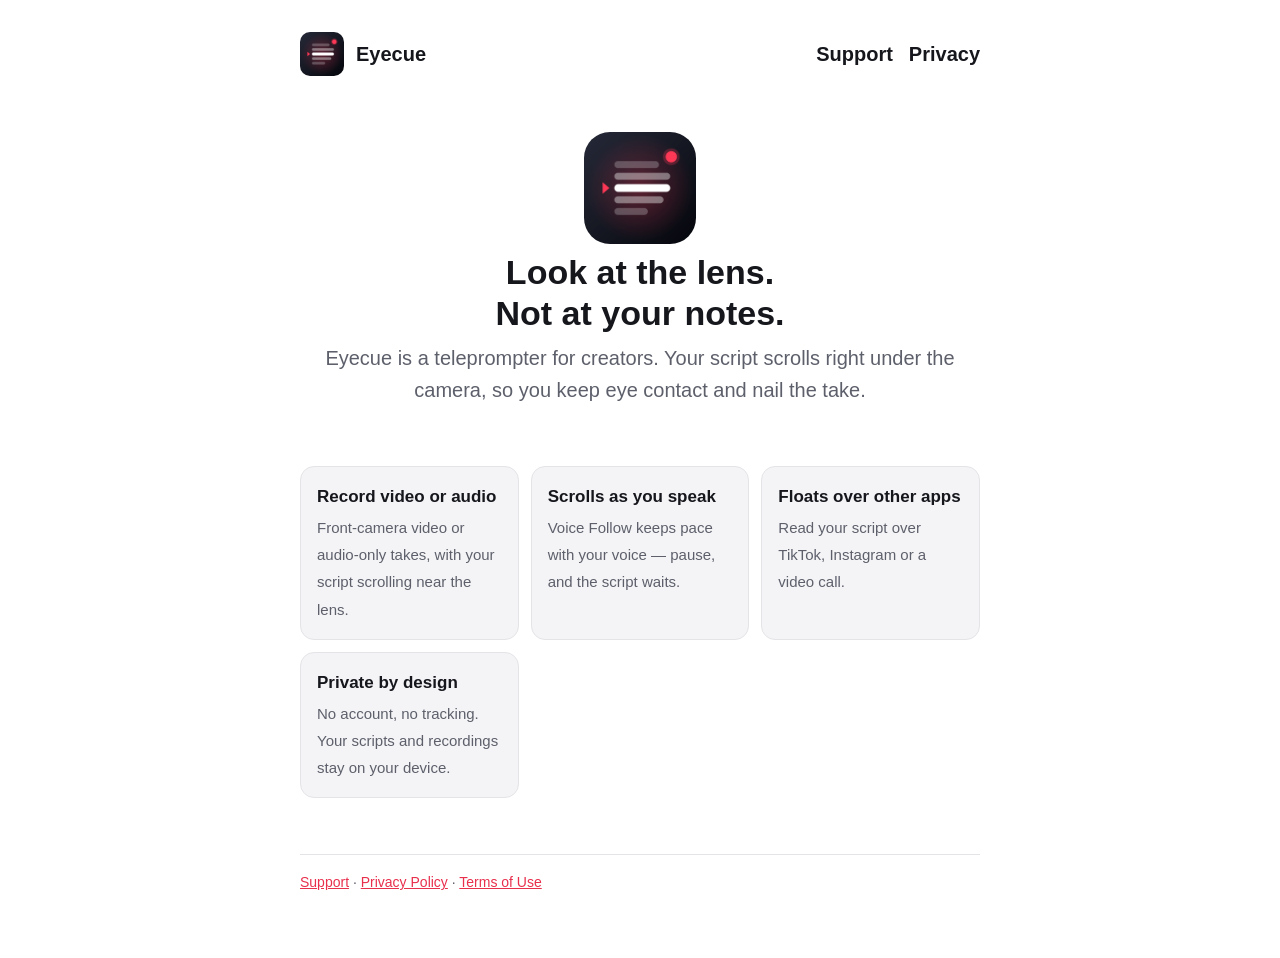
<file: index.html>
<!doctype html>
<html lang="en">
<head>
  <meta charset="utf-8">
  <meta name="viewport" content="width=device-width, initial-scale=1">
  <title>Eyecue — Video Teleprompter</title>
  <meta name="description" content="Eyecue is a teleprompter for creators: read your script right under the camera lens and record confident videos in one take.">
  <link rel="icon" href="icon.png">
  <link rel="stylesheet" href="style.css">
</head>
<body>
<main>
  <header class="site">
    <img src="icon.png" alt="">
    <a href="./">Eyecue</a>
    <nav>
      <a href="support.html">Support</a>
      <a href="privacy.html">Privacy</a>
    </nav>
  </header>

  <section class="hero">
    <img src="icon.png" alt="Eyecue app icon">
    <h1>Look at the lens.<br>Not at your notes.</h1>
    <p>Eyecue is a teleprompter for creators. Your script scrolls right under the camera, so you keep eye contact and nail the take.</p>
  </section>

  <section class="features">
    <div class="card"><strong>Record video or audio</strong><span>Front-camera video or audio-only takes, with your script scrolling near the lens.</span></div>
    <div class="card"><strong>Scrolls as you speak</strong><span>Voice Follow keeps pace with your voice — pause, and the script waits.</span></div>
    <div class="card"><strong>Floats over other apps</strong><span>Read your script over TikTok, Instagram or a video call.</span></div>
    <div class="card"><strong>Private by design</strong><span>No account, no tracking. Your scripts and recordings stay on your device.</span></div>
  </section>

  <footer>
    <a href="support.html">Support</a> · <a href="privacy.html">Privacy Policy</a> · <a href="https://www.apple.com/legal/internet-services/itunes/dev/stdeula/">Terms of Use</a>
  </footer>
</main>
</body>
</html>
</file>
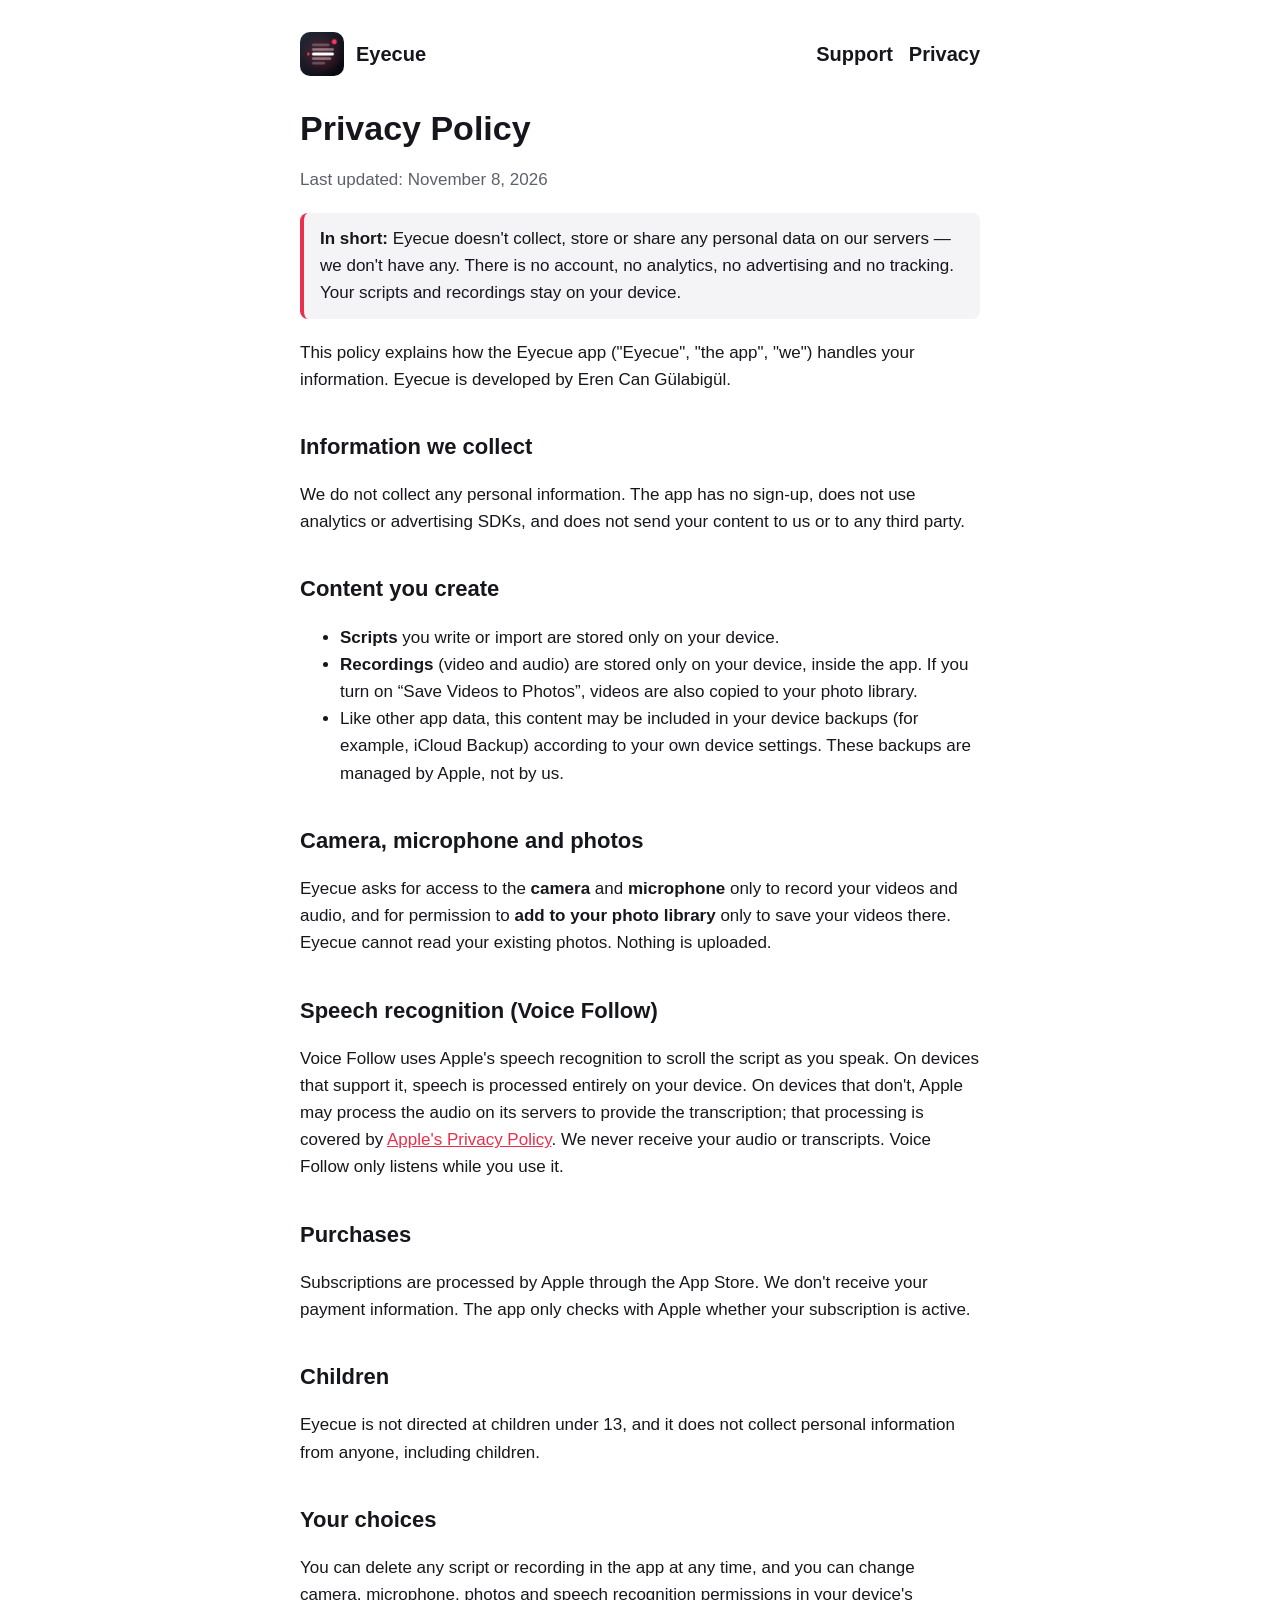
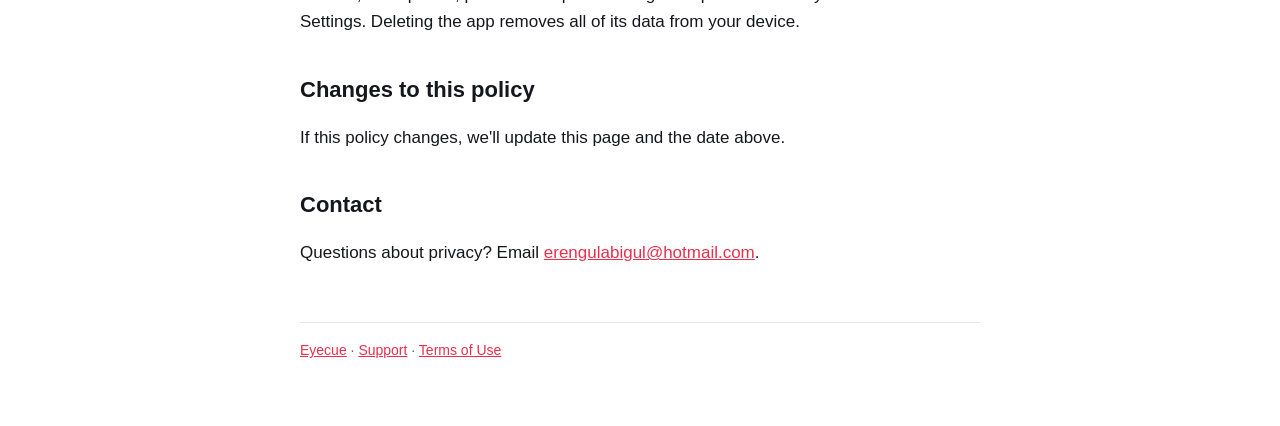
<file: privacy.html>
<!doctype html>
<html lang="en">
<head>
  <meta charset="utf-8">
  <meta name="viewport" content="width=device-width, initial-scale=1">
  <title>Privacy Policy — Eyecue</title>
  <link rel="icon" href="icon.png">
  <link rel="stylesheet" href="style.css">
</head>
<body>
<main>
  <header class="site">
    <img src="icon.png" alt="">
    <a href="./">Eyecue</a>
    <nav>
      <a href="support.html">Support</a>
      <a href="privacy.html" aria-current="page">Privacy</a>
    </nav>
  </header>

  <h1>Privacy Policy</h1>
  <p class="muted">Last updated: November 8, 2026</p>

  <div class="summary">
    <strong>In short:</strong> Eyecue doesn't collect, store or share any personal data on our servers — we don't have any.
    There is no account, no analytics, no advertising and no tracking. Your scripts and recordings stay on your device.
  </div>

  <p>This policy explains how the Eyecue app ("Eyecue", "the app", "we") handles your information. Eyecue is developed by Eren Can Gülabigül.</p>

  <h2>Information we collect</h2>
  <p>We do not collect any personal information. The app has no sign-up, does not use analytics or advertising SDKs, and does not send your content to us or to any third party.</p>

  <h2>Content you create</h2>
  <ul>
    <li><strong>Scripts</strong> you write or import are stored only on your device.</li>
    <li><strong>Recordings</strong> (video and audio) are stored only on your device, inside the app. If you turn on “Save Videos to Photos”, videos are also copied to your photo library.</li>
    <li>Like other app data, this content may be included in your device backups (for example, iCloud Backup) according to your own device settings. These backups are managed by Apple, not by us.</li>
  </ul>

  <h2>Camera, microphone and photos</h2>
  <p>Eyecue asks for access to the <strong>camera</strong> and <strong>microphone</strong> only to record your videos and audio, and for permission to <strong>add to your photo library</strong> only to save your videos there. Eyecue cannot read your existing photos. Nothing is uploaded.</p>

  <h2>Speech recognition (Voice Follow)</h2>
  <p>Voice Follow uses Apple's speech recognition to scroll the script as you speak. On devices that support it, speech is processed entirely on your device. On devices that don't, Apple may process the audio on its servers to provide the transcription; that processing is covered by <a href="https://www.apple.com/legal/privacy/">Apple's Privacy Policy</a>. We never receive your audio or transcripts. Voice Follow only listens while you use it.</p>

  <h2>Purchases</h2>
  <p>Subscriptions are processed by Apple through the App Store. We don't receive your payment information. The app only checks with Apple whether your subscription is active.</p>

  <h2>Children</h2>
  <p>Eyecue is not directed at children under 13, and it does not collect personal information from anyone, including children.</p>

  <h2>Your choices</h2>
  <p>You can delete any script or recording in the app at any time, and you can change camera, microphone, photos and speech recognition permissions in your device's Settings. Deleting the app removes all of its data from your device.</p>

  <h2>Changes to this policy</h2>
  <p>If this policy changes, we'll update this page and the date above.</p>

  <h2>Contact</h2>
  <p>Questions about privacy? Email <a href="mailto:erengulabigul@hotmail.com">erengulabigul@hotmail.com</a>.</p>

  <footer>
    <a href="./">Eyecue</a> · <a href="support.html">Support</a> · <a href="https://www.apple.com/legal/internet-services/itunes/dev/stdeula/">Terms of Use</a>
  </footer>
</main>
</body>
</html>
</file>
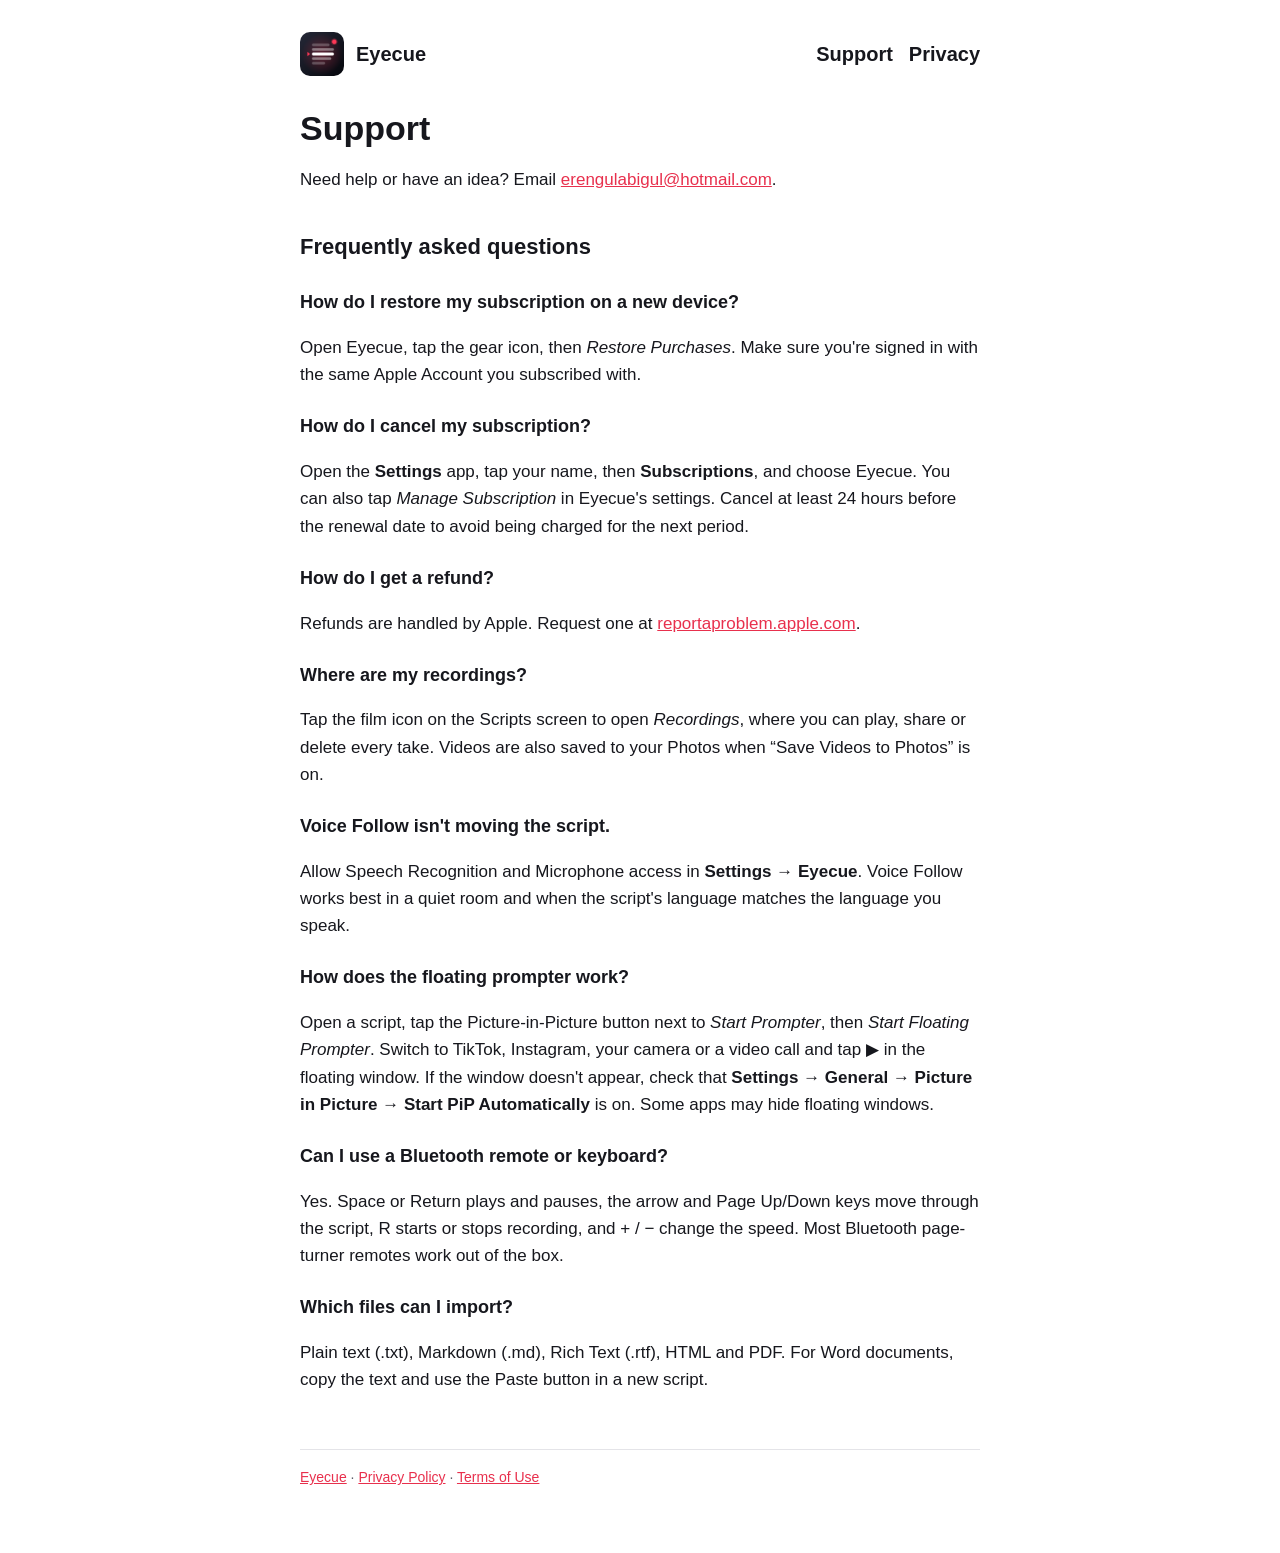
<file: support.html>
<!doctype html>
<html lang="en">
<head>
  <meta charset="utf-8">
  <meta name="viewport" content="width=device-width, initial-scale=1">
  <title>Support — Eyecue</title>
  <link rel="icon" href="icon.png">
  <link rel="stylesheet" href="style.css">
</head>
<body>
<main>
  <header class="site">
    <img src="icon.png" alt="">
    <a href="./">Eyecue</a>
    <nav>
      <a href="support.html" aria-current="page">Support</a>
      <a href="privacy.html">Privacy</a>
    </nav>
  </header>

  <h1>Support</h1>
  <p>Need help or have an idea? Email <a href="mailto:erengulabigul@hotmail.com?subject=Eyecue%20support">erengulabigul@hotmail.com</a>.</p>

  <h2>Frequently asked questions</h2>

  <h3>How do I restore my subscription on a new device?</h3>
  <p>Open Eyecue, tap the gear icon, then <em>Restore Purchases</em>. Make sure you're signed in with the same Apple Account you subscribed with.</p>

  <h3>How do I cancel my subscription?</h3>
  <p>Open the <strong>Settings</strong> app, tap your name, then <strong>Subscriptions</strong>, and choose Eyecue. You can also tap <em>Manage Subscription</em> in Eyecue's settings. Cancel at least 24 hours before the renewal date to avoid being charged for the next period.</p>

  <h3>How do I get a refund?</h3>
  <p>Refunds are handled by Apple. Request one at <a href="https://reportaproblem.apple.com">reportaproblem.apple.com</a>.</p>

  <h3>Where are my recordings?</h3>
  <p>Tap the film icon on the Scripts screen to open <em>Recordings</em>, where you can play, share or delete every take. Videos are also saved to your Photos when “Save Videos to Photos” is on.</p>

  <h3>Voice Follow isn't moving the script.</h3>
  <p>Allow Speech Recognition and Microphone access in <strong>Settings → Eyecue</strong>. Voice Follow works best in a quiet room and when the script's language matches the language you speak.</p>

  <h3>How does the floating prompter work?</h3>
  <p>Open a script, tap the Picture-in-Picture button next to <em>Start Prompter</em>, then <em>Start Floating Prompter</em>. Switch to TikTok, Instagram, your camera or a video call and tap ▶︎ in the floating window. If the window doesn't appear, check that <strong>Settings → General → Picture in Picture → Start PiP Automatically</strong> is on. Some apps may hide floating windows.</p>

  <h3>Can I use a Bluetooth remote or keyboard?</h3>
  <p>Yes. Space or Return plays and pauses, the arrow and Page Up/Down keys move through the script, R starts or stops recording, and + / − change the speed. Most Bluetooth page-turner remotes work out of the box.</p>

  <h3>Which files can I import?</h3>
  <p>Plain text (.txt), Markdown (.md), Rich Text (.rtf), HTML and PDF. For Word documents, copy the text and use the Paste button in a new script.</p>

  <footer>
    <a href="./">Eyecue</a> · <a href="privacy.html">Privacy Policy</a> · <a href="https://www.apple.com/legal/internet-services/itunes/dev/stdeula/">Terms of Use</a>
  </footer>
</main>
</body>
</html>
</file>
<file: style.css>
:root {
  --bg: #ffffff;
  --text: #16171d;
  --muted: #5d606b;
  --card: #f4f4f6;
  --border: #e4e4e8;
  --accent: #e8304d;
}

@media (prefers-color-scheme: dark) {
  :root {
    --bg: #0e0f14;
    --text: #f2f2f5;
    --muted: #a3a6b1;
    --card: #1a1c23;
    --border: #2a2d36;
    --accent: #ff3b57;
  }
}

* { box-sizing: border-box; }

body {
  margin: 0;
  background: var(--bg);
  color: var(--text);
  font: 17px/1.6 -apple-system, BlinkMacSystemFont, "SF Pro Text", "Segoe UI", Roboto, sans-serif;
  -webkit-font-smoothing: antialiased;
}

main {
  max-width: 720px;
  margin: 0 auto;
  padding: 32px 20px 64px;
}

header.site {
  display: flex;
  align-items: center;
  gap: 12px;
  margin-bottom: 32px;
}

header.site img {
  width: 44px;
  height: 44px;
  border-radius: 10px;
}

header.site a {
  color: var(--text);
  text-decoration: none;
  font-weight: 700;
  font-size: 20px;
}

nav {
  margin-left: auto;
  display: flex;
  gap: 16px;
  font-size: 15px;
}

nav a { color: var(--muted); text-decoration: none; }
nav a:hover, nav a[aria-current="page"] { color: var(--text); }

h1 { font-size: 34px; line-height: 1.2; margin: 0 0 8px; }
h2 { font-size: 22px; margin: 36px 0 8px; }
h3 { font-size: 18px; margin: 24px 0 4px; }

p, li { color: var(--text); }
.muted { color: var(--muted); }
a { color: var(--accent); }

.hero { text-align: center; padding: 24px 0 8px; }
.hero img { width: 112px; height: 112px; border-radius: 26px; }
.hero p { font-size: 20px; color: var(--muted); margin-top: 4px; }

.features {
  display: grid;
  grid-template-columns: repeat(auto-fit, minmax(200px, 1fr));
  gap: 12px;
  margin: 32px 0;
}

.card {
  background: var(--card);
  border: 1px solid var(--border);
  border-radius: 14px;
  padding: 16px;
}

.card strong { display: block; margin-bottom: 4px; }
.card span { color: var(--muted); font-size: 15px; }

.summary {
  background: var(--card);
  border-left: 4px solid var(--accent);
  border-radius: 8px;
  padding: 12px 16px;
  margin: 20px 0;
}

footer {
  margin-top: 56px;
  padding-top: 16px;
  border-top: 1px solid var(--border);
  color: var(--muted);
  font-size: 14px;
}
</file>
